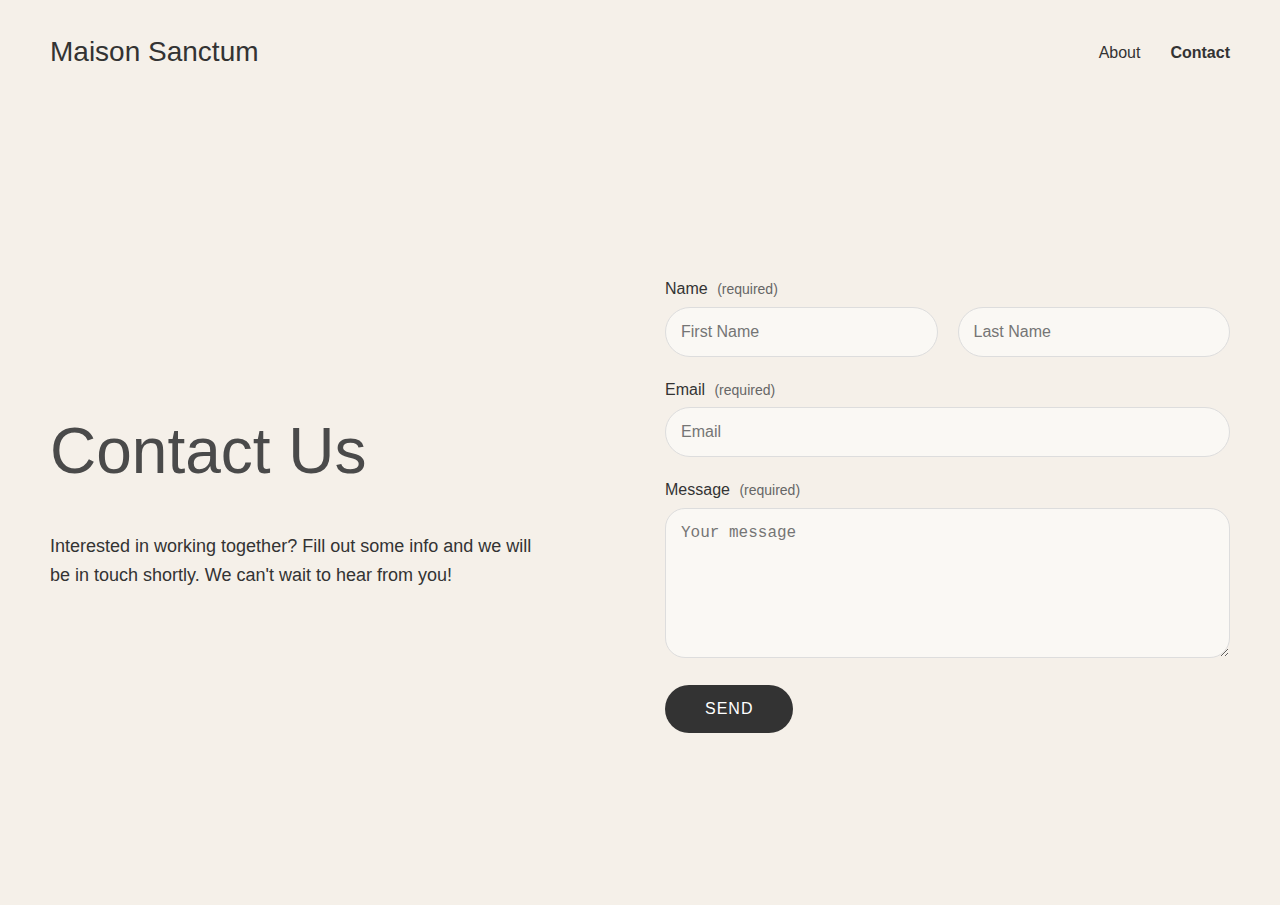
<file: contact.html>
<!DOCTYPE html>
<html lang="en">

<head>
    <meta charset="UTF-8">
    <meta name="viewport" content="width=device-width, initial-scale=1.0">
    <title>Maison Sanctum - Contact</title>
    <!-- Template Stylesheet -->
    <link href="css/style.css" rel="stylesheet">
</head>

<body>
    <header>
        <a href="index.html" class="logo">Maison Sanctum</a>
        <nav>
            <ul>
                <li><a href="index.html">About</a></li>
                <li><a href="contact.html" class="active">Contact</a></li>
            </ul>
        </nav>
    </header>

    <div class="contact-container">
        <div class="contact-info">
            <h1>Contact Us</h1>
            <p>Interested in working together? Fill out some info and we will be in touch shortly. We can't wait to hear
                from you!</p>
        </div>

        <div class="contact-form">
            <form id="contactForm" action="#" method="POST">
                <div class="form-group">
                    <label for="name">Name <span class="required">(required)</span></label>
                    <div class="form-row">
                        <input type="text" id="firstName" class="form-control" placeholder="First Name" required>
                        <input type="text" id="lastName" class="form-control" placeholder="Last Name" required>
                    </div>
                </div>

                <div class="form-group">
                    <label for="email">Email <span class="required">(required)</span></label>
                    <input type="email" id="email" class="form-control" placeholder="Email" required>
                </div>

                <div class="form-group">
                    <label for="message">Message <span class="required">(required)</span></label>
                    <textarea id="message" class="form-control" placeholder="Your message" required></textarea>
                </div>

                <button type="submit" class="submit-btn">Send</button>
            </form>
        </div>
    </div>

    <script>
        document.getElementById('contactForm').addEventListener('submit', function (e) {
            e.preventDefault();
            // Here you would typically add code to handle the form submission
            // For example, using AJAX to send the data to a server

            alert('Form submitted! In a real implementation, this would be sent to your server.');

            // Optional: Reset the form after submission
            this.reset();
        });
    </script>
</body>

</html>
</file>
<file: css/style.css>
/********** Template CSS **********/
* {
    margin: 0;
    padding: 0;
    box-sizing: border-box;
}

body {
    font-family: Arial, sans-serif;
    background-color: #f5f0e9;
    color: #333;
    line-height: 1.6;
}

/* Header and Navigation */
header {
    display: flex;
    justify-content: space-between;
    align-items: center;
    padding: 30px 50px;
}

.logo {
    font-size: 28px;
    font-weight: 500;
    color: #333;
    text-decoration: none;
}

nav ul {
    display: flex;
    list-style: none;
}

nav ul li {
    margin-left: 30px;
}

nav ul li a {
    text-decoration: none;
    color: #333;
    font-size: 16px;
    transition: color 0.3s ease;
}

nav ul li a:hover {
    color: #777;
}

nav ul li a.active {
    font-weight: bold;
}

/* Contact Page */
.contact-container {
    display: flex;
    padding: 0 50px;
    min-height: calc(100vh - 100px);
}

.contact-info {
    flex: 1;
    padding-right: 50px;
    display: flex;
    flex-direction: column;
    justify-content: center;
}

.contact-info h1 {
    font-size: 64px;
    font-weight: 500;
    color: #4a4a4a;
    margin-bottom: 30px;
}

.contact-info p {
    font-size: 18px;
    max-width: 500px;
    margin-bottom: 20px;
}

.contact-form {
    flex: 1;
    padding: 50px 0;
    display: flex;
    flex-direction: column;
    justify-content: center;
}

.form-group {
    margin-bottom: 20px;
}

.form-group label {
    display: block;
    margin-bottom: 5px;
    font-size: 16px;
}

.form-group .required {
    font-size: 14px;
    color: #666;
    margin-left: 5px;
}

.form-row {
    display: flex;
    gap: 20px;
}

.form-control {
    width: 100%;
    padding: 15px;
    border: 1px solid #ddd;
    border-radius: 30px;
    background-color: rgba(255, 255, 255, 0.5);
    font-size: 16px;
    color: #333;
}

textarea.form-control {
    min-height: 150px;
    resize: vertical;
    border-radius: 20px;
}

.form-control:focus {
    outline: none;
    border-color: #aaa;
}

.submit-btn {
    background-color: #333;
    color: white;
    border: none;
    padding: 15px 40px;
    border-radius: 30px;
    font-size: 16px;
    cursor: pointer;
    transition: background-color 0.3s ease;
    width: fit-content;
    text-transform: uppercase;
    font-weight: 500;
    letter-spacing: 1px;
}

.submit-btn:hover {
    background-color: #555;
}

/* Responsive Design */
@media (max-width: 1024px) {
    .contact-container {
        flex-direction: column;
        padding: 20px;
    }

    .contact-info {
        padding-right: 0;
        text-align: center;
        align-items: center;
    }

    .contact-form {
        padding: 30px 0;
    }
}

@media (max-width: 768px) {
    header {
        flex-direction: column;
        padding: 20px;
    }

    nav ul {
        margin-top: 20px;
    }

    nav ul li {
        margin: 0 10px;
    }

    .contact-info h1 {
        font-size: 48px;
    }

    .form-row {
        flex-direction: column;
        gap: 15px;
    }
}

/* Main Content */
.main-content {
    display: flex;
    padding: 0 50px;
    height: calc(100vh - 100px);
    min-height: 600px;
}

/* Slideshow Container */
.image-section {
    flex: 1;
    position: relative;
    overflow: hidden;
}

.slideshow {
    width: 100%;
    height: 100%;
    position: relative;
}

.slide {
    width: 100%;
    height: 100%;
    position: absolute;
    top: 0;
    left: 0;
    opacity: 0;
    transition: opacity 1s ease-in-out;
}

.slide.active {
    opacity: 1;
}

.slide img {
    width: 100%;
    height: 100%;
    object-fit: cover;
}

/* Slideshow Navigation */
.slideshow-nav {
    position: absolute;
    bottom: 20px;
    left: 0;
    right: 0;
    display: flex;
    justify-content: center;
    z-index: 10;
}

.slideshow-nav button {
    background: rgba(255, 255, 255, 0.5);
    border: none;
    width: 10px;
    height: 10px;
    border-radius: 50%;
    margin: 0 5px;
    cursor: pointer;
    transition: background 0.3s ease;
}

.slideshow-nav button.active {
    background: rgba(255, 255, 255, 1);
}

/* Slideshow Arrows */
.prev-arrow,
.next-arrow {
    position: absolute;
    top: 50%;
    transform: translateY(-50%);
    background: rgba(255, 255, 255, 0.5);
    color: #333;
    border: none;
    width: 40px;
    height: 40px;
    border-radius: 50%;
    font-size: 20px;
    display: flex;
    align-items: center;
    justify-content: center;
    cursor: pointer;
    z-index: 10;
    transition: background 0.3s ease;
}

.prev-arrow {
    left: 20px;
}

.next-arrow {
    right: 20px;
}

.prev-arrow:hover,
.next-arrow:hover {
    background: rgba(255, 255, 255, 0.8);
}

.text-section {
    flex: 1;
    display: flex;
    flex-direction: column;
    justify-content: center;
    padding: 0 50px;
}

.text-section h1 {
    font-size: 64px;
    font-weight: 500;
    margin-bottom: 20px;
    color: #333;
    line-height: 1.2;
}

.text-section p {
    font-size: 18px;
    margin-bottom: 40px;
    max-width: 600px;
}

.cta-button {
    display: inline-block;
    background-color: #333;
    color: white;
    text-decoration: none;
    padding: 15px 40px;
    border-radius: 30px;
    font-size: 16px;
    transition: background-color 0.3s ease;
    width: fit-content;
}

.cta-button:hover {
    background-color: #555;
}

/* Responsive Design */
@media (max-width: 1024px) {
    .main-content {
        flex-direction: column;
        height: auto;
    }

    .image-section,
    .text-section {
        width: 100%;
    }

    .image-section {
        height: 50vh;
    }

    .text-section {
        padding: 50px 20px;
    }
}

@media (max-width: 768px) {
    header {
        flex-direction: column;
        padding: 20px;
    }

    nav ul {
        margin-top: 20px;
    }

    nav ul li {
        margin: 0 10px;
    }

    .text-section h1 {
        font-size: 42px;
    }
}
</file>
